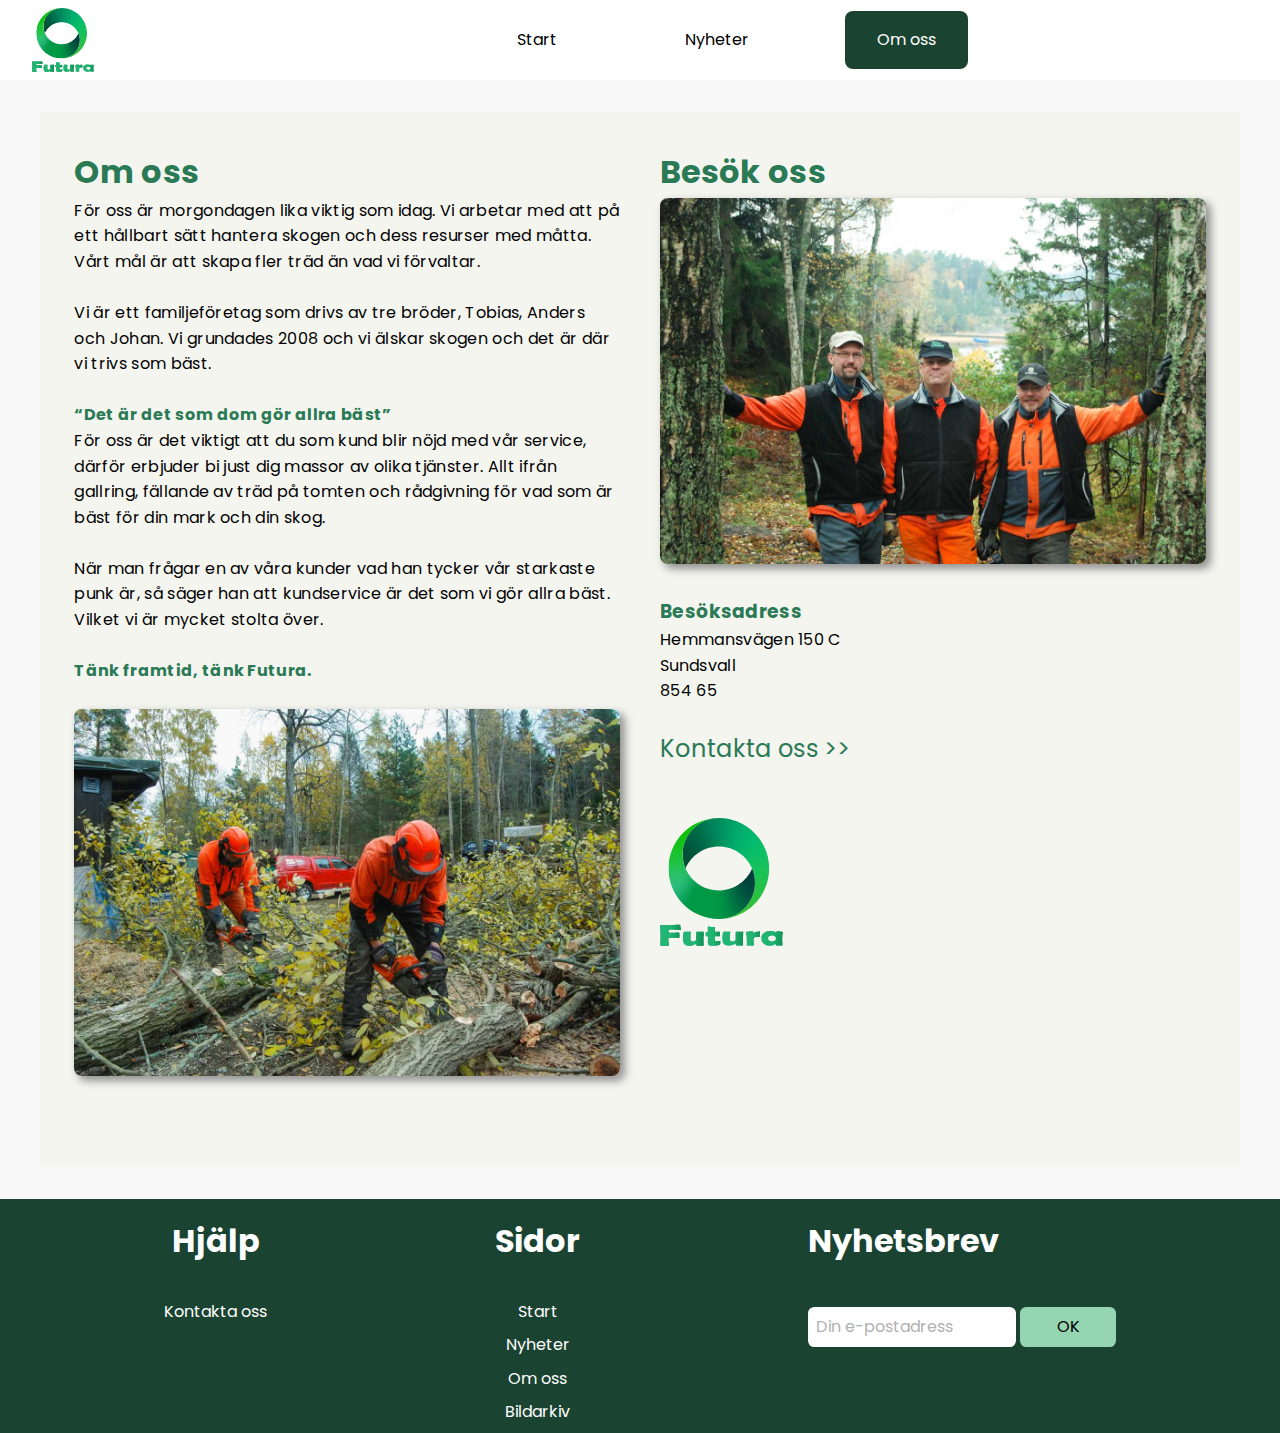
<file: about.html>
<!DOCTYPE html>
<html lang="sv">

<head>
    <meta charset="UTF-8">
    <meta http-equiv="X-UA-Compatible" content="IE=edge">
    <meta name="viewport" content="width=device-width, initial-scale=1.0">
    <link href="https://fonts.googleapis.com/css2?family=Montserrat:wght@400;600;700&family=Poppins:wght@400;600;700&display=swap" rel="stylesheet">
    <link rel="stylesheet" href="css/main.css">
    <link rel="icon" type="image/png" sizes="32x32" href="/favicon/favicon-32x32.png">
    <link rel="icon" type="image/png" sizes="16x16" href="/favicon/favicon-16x16.png">
    <link rel="apple-touch-icon" sizes="180x180" href="/favicon/apple-touch-icon.png">
    <title>Futura AB - Om oss</title>
</head>

<body>
    <header>
        <nav class="navbar">
            <img src="./static/logo_text.svg" alt="Futura">
            <!--Toggle btn, hamburger-->
            <div class="toggle-button">
                <span class="bar"></span>
                <span class="bar"></span>
                <span class="bar"></span>
            </div>
            <!--navbar links-->
            <div class="navbar-links">
                <ul>
                    <!--class current, to highlight location in navbar-->
                    <li><a href="index.html">Start</a></li>
                    <li><a href="news.html">Nyheter</a></li>
                    <li><a href="about.html">Om oss</a></li>
                </ul>
            </div>
        </nav>
    </header>
    <main>
        <div class="flexbox-container">
            <div class="flexbox-item">
                <section>
                    <h1>Om oss</h1>
                    <p>För oss är morgondagen lika viktig som idag. Vi arbetar med att på ett hållbart sätt hantera skogen och dess resurser med måtta. Vårt mål är att skapa fler träd än vad vi förvaltar.</p><br>

                    <p>Vi är ett familjeföretag som drivs av tre bröder, Tobias, Anders och Johan. Vi grundades 2008 och vi älskar skogen och det är där vi trivs som bäst.</p><br>
                    <span>“Det är det som dom gör allra bäst”</span><br>
                    <p>För oss är det viktigt att du som kund blir nöjd med vår service, därför erbjuder bi just dig massor av olika tjänster. Allt ifrån gallring, fällande av träd på tomten och rådgivning för vad som är bäst för din mark och din skog.</p><br>
                    <p>När man frågar en av våra kunder vad han tycker vår starkaste punk är, så säger han att kundservice är det som vi gör allra bäst. Vilket vi är mycket stolta över.</p>
                    <br>

                    <p><span>Tänk framtid, tänk Futura.</span></p><br>
                </section>
                <div class="img-container">
                    <img src="/images/two_cutting.jpg" alt="Gruppbild på Tobias, Anders och Johan ute i skogen.">
                </div>

            </div>
            <div class="flexbox-item">
                <section>
                    <h2>Besök oss</h2>
                    <div class="img-container">
                        <img src="/images/group_pic.jpg" alt="Gruppbild på Tobias, Anders och Johan ute i skogen.">
                    </div><br>
                    <h3><span>Besöksadress</span></h3>
                    <p>Hemmansvägen 150 C</p>
                    <p>Sundsvall</p>
                    <p>854 65</p>
                    <br>
                    <div class="styled-href">
                        <a href="contact.html">Kontakta oss >></a>
                    </div><br>
                    <div class="img-logo-text">
                        <img src="./static/logo_text.svg" alt="Futura">
                    </div>
                </section>
            </div>
        </div>
    </main>
    <!--Footer-->
    <footer>
        <div class="footer-container">
            <div class="footer">
                <div class="footer-heading footer-1">
                    <h2>Hjälp</h2>
                    <a href="contact.html">Kontakta oss</a>

                </div>
                <div class="footer-heading footer-2">
                    <h2>Sidor</h2>
                    <a href="index.html">Start</a>
                    <a href="news.html">Nyheter</a>
                    <a href="about.html">Om oss</a>
                    <a href="gallery.html">Bildarkiv</a>
                </div>
                <div class="footer-email-form">
                    <h2>Nyhetsbrev</h2>
                    <form>
                        <label class="empty" for="footer-email">x</label>
                        <input type="email" placeholder="Din e-postadress" id="footer-email">
                        <label class="empty" for="footer-email-btn">x</label>
                        <input type="submit" value="OK" id="footer-email-btn">
                    </form>
                </div>
            </div>
        </div>
    </footer>
    <script src="/javascript/main.js"></script>
</body>

</html>
</file>
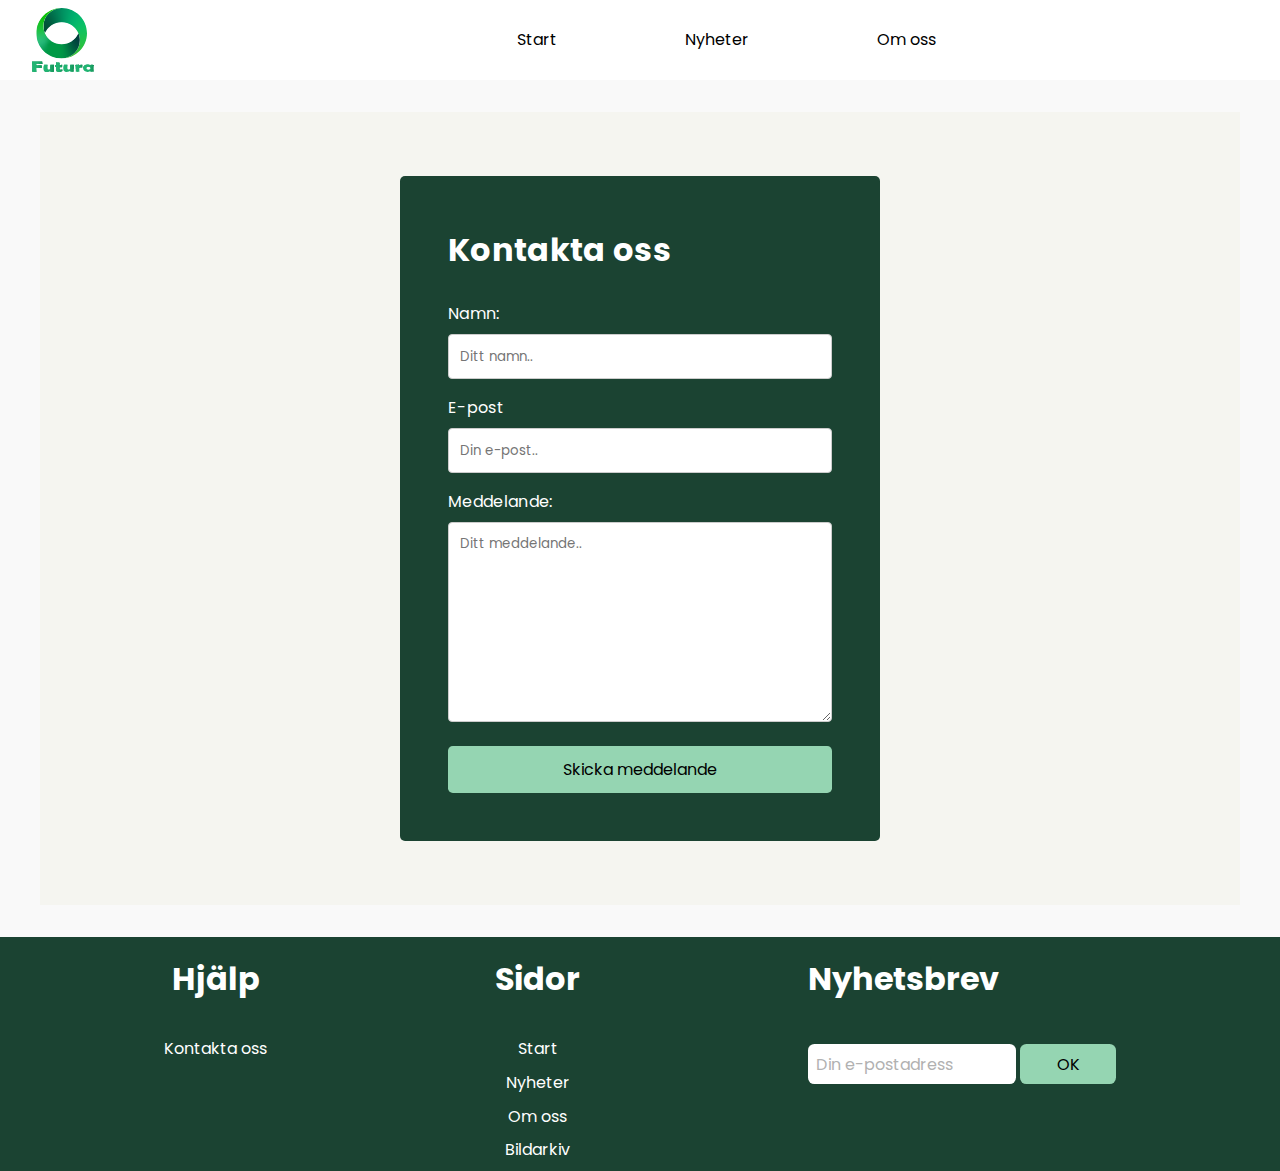
<file: contact.html>
<!DOCTYPE html>
<html lang="sv">

<head>
    <meta charset="UTF-8">
    <meta http-equiv="X-UA-Compatible" content="IE=edge">
    <meta name="viewport" content="width=device-width, initial-scale=1.0">
    <link href="https://fonts.googleapis.com/css2?family=Montserrat:wght@400;600;700&family=Poppins:wght@400;600;700&display=swap" rel="stylesheet">
    <link rel="stylesheet" href="css/main.css">
    <link rel="icon" type="image/png" sizes="32x32" href="/favicon/favicon-32x32.png">
    <link rel="icon" type="image/png" sizes="16x16" href="/favicon/favicon-16x16.png">
    <link rel="apple-touch-icon" sizes="180x180" href="/favicon/apple-touch-icon.png">
    <title>Futura AB Kontakt</title>
</head>

<body>
    <header>
        <nav class="navbar">
            <img src="./static/logo_text.svg" alt="Futura">
            <!--Toggle btn, hamburger-->
            <div class="toggle-button">
                <span class="bar"></span>
                <span class="bar"></span>
                <span class="bar"></span>
            </div>
            <!--navbar links-->
            <div class="navbar-links">
                <ul>
                    <!--class current, to highlight location in navbar-->
                    <li><a href="index.html">Start</a></li>
                    <li><a href="news.html">Nyheter</a></li>
                    <li><a href="about.html">Om oss</a></li>
                </ul>
            </div>
        </nav>
    </header>
    <main>
        <div class="form">
            <h1>Kontakta oss</h1><br>
            <form action="contact.html">
                <label for="fname">Namn:</label>
                <input type="text" id="fname" name="firstname" placeholder="Ditt namn..">

                <label for="email">E-post</label>
                <input type="email" id="email" name="email" placeholder="Din e-post..">

                <label for="msg">Meddelande:</label>
                <textarea id="msg" name="msg" placeholder="Ditt meddelande.." style="height:200px"></textarea>
                <input type="submit" value="Skicka meddelande">
            </form>
        </div>
    </main>
    <!--Footer-->
    <footer>
        <div class="footer-container">
            <div class="footer">
                <div class="footer-heading footer-1">
                    <h2>Hjälp</h2>
                    <a href="contact.html">Kontakta oss</a>
                </div>
                <div class="footer-heading footer-2">
                    <h2>Sidor</h2>
                    <a href="index.html">Start</a>
                    <a href="news.html">Nyheter</a>
                    <a href="about.html">Om oss</a>
                    <a href="gallery.html">Bildarkiv</a>
                </div>
                <div class="footer-email-form">
                    <h2>Nyhetsbrev</h2>
                    <form>
                        <label class="empty" for="footer-email">x</label>
                        <input type="email" placeholder="Din e-postadress" id="footer-email">
                        <label class="empty" for="footer-email-btn">x</label>
                        <input type="submit" value="OK" id="footer-email-btn">
                    </form>
                </div>
            </div>
        </div>
    </footer>
    <script src="/javascript/main.js"></script>
</body>

</html>
</file>
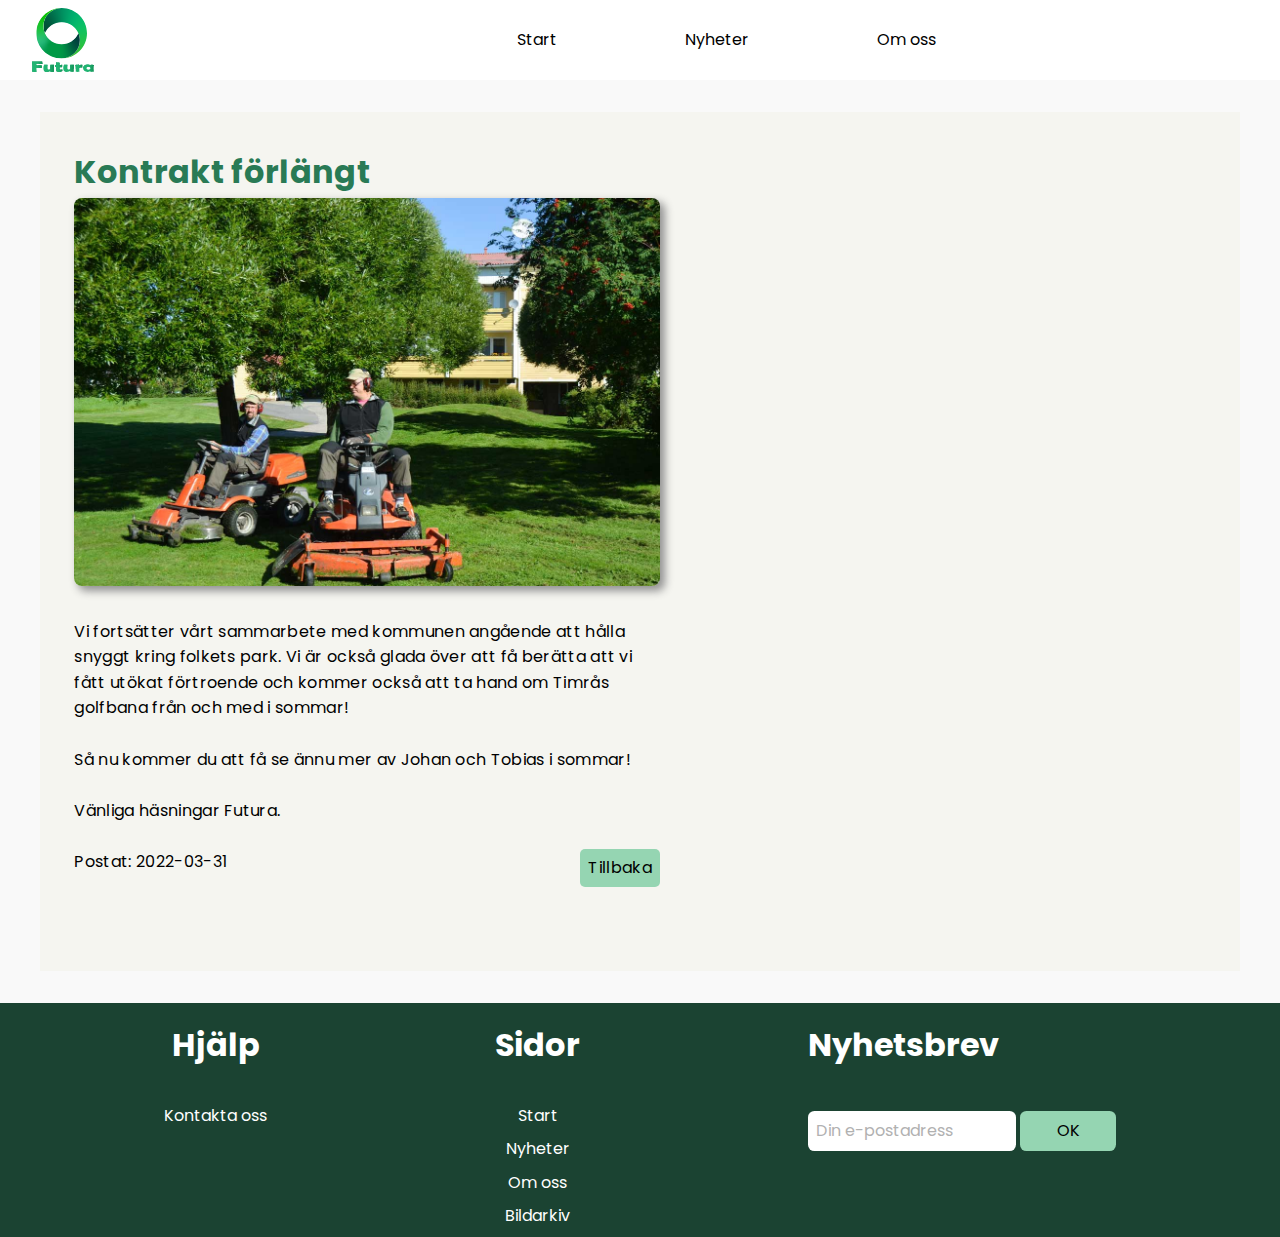
<file: detailsnews.html>
<!DOCTYPE html>
<html lang="sv">

<head>
    <meta charset="UTF-8">
    <meta http-equiv="X-UA-Compatible" content="IE=edge">
    <meta name="viewport" content="width=device-width, initial-scale=1.0">
    <link href="https://fonts.googleapis.com/css2?family=Montserrat:wght@400;600;700&family=Poppins:wght@400;600;700&display=swap" rel="stylesheet">
    <link rel="stylesheet" href="css/main.css">
    <link rel="icon" type="image/png" sizes="32x32" href="/favicon/favicon-32x32.png">
    <link rel="icon" type="image/png" sizes="16x16" href="/favicon/favicon-16x16.png">
    <link rel="apple-touch-icon" sizes="180x180" href="/favicon/apple-touch-icon.png">
    <title>Futura AB - "Kontrakt förlängt" </title>
</head>

<body>
    <header>
        <nav class="navbar">
            <img src="./static/logo_text.svg" alt="Futura">
            <!--Toggle btn, hamburger-->
            <div class="toggle-button">
                <span class="bar"></span>
                <span class="bar"></span>
                <span class="bar"></span>
            </div>
            <!--navbar links-->
            <div class="navbar-links">
                <ul>
                    <!--class current, to highlight location in navbar-->
                    <li><a href="index.html">Start</a></li>
                    <li><a href="news.html">Nyheter</a></li>
                    <li><a href="about.html">Om oss</a></li>
                </ul>
            </div>
        </nav>
    </header>
    <main>
        <div class="flexbox-container">
            <div class="flexbox-item">
                <section>
                    <h2>Kontrakt förlängt</h2>
                    <div class="img-container news">
                        <img src="images/lawnmoving.jpg" alt="Klipper gräset med åkergräsklippare">
                    </div><br>
                    <p>Vi fortsätter vårt sammarbete med kommunen angående att hålla snyggt kring folkets park. Vi är också glada över att få berätta att vi fått utökat förtroende och kommer också att ta hand om Timrås golfbana från och med i sommar!</p><br>
                    <p>Så nu kommer du att få se ännu mer av Johan och Tobias i sommar!</p><br>
                    <p>Vänliga häsningar Futura.</p>
                    <br>
                    <section class="readmore_backBtn">
                        <h2 class="empty">x</h2>
                        <p>Postat: 2022-03-31 <a href="news.html">Tillbaka</a></p>
                    </section>
                </section>
            </div>

        </div>

    </main>
    <!--Footer-->
    <footer>
        <div class="footer-container">
            <div class="footer">
                <div class="footer-heading footer-1">
                    <h2>Hjälp</h2>
                    <a href="contact.html">Kontakta oss</a>

                </div>
                <div class="footer-heading footer-2">
                    <h2>Sidor</h2>
                    <a href="index.html">Start</a>
                    <a href="news.html">Nyheter</a>
                    <a href="about.html">Om oss</a>
                    <a href="gallery.html">Bildarkiv</a>
                </div>
                <div class="footer-email-form">
                    <h2>Nyhetsbrev</h2>
                    <form>
                        <label class="empty" for="footer-email">x</label>
                        <input type="email" placeholder="Din e-postadress" id="footer-email">
                        <label class="empty" for="footer-email-btn">x</label>
                        <input type="submit" value="OK" id="footer-email-btn">
                    </form>
                </div>
            </div>
        </div>
    </footer>
    <script src="/javascript/main.js"></script>
</body>

</html>
</file>
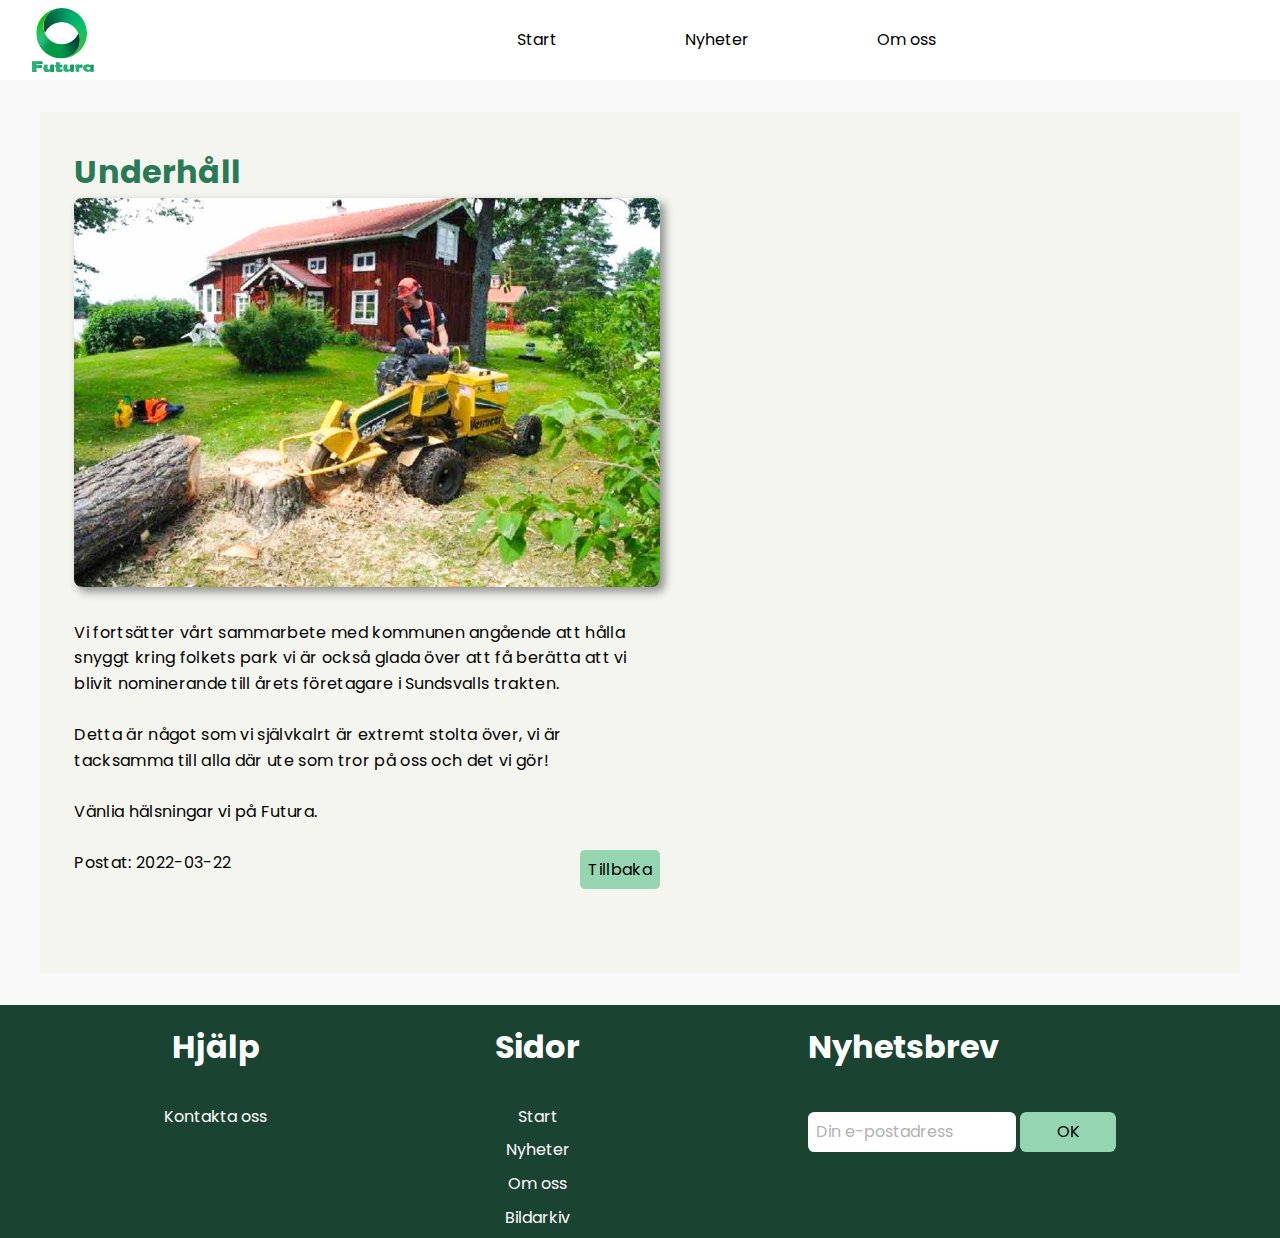
<file: detailsnews1.html>
<!DOCTYPE html>
<html lang="sv">

<head>
    <meta charset="UTF-8">
    <meta http-equiv="X-UA-Compatible" content="IE=edge">
    <meta name="viewport" content="width=device-width, initial-scale=1.0">
    <link href="https://fonts.googleapis.com/css2?family=Montserrat:wght@400;600;700&family=Poppins:wght@400;600;700&display=swap" rel="stylesheet">
    <link rel="stylesheet" href="css/main.css">
    <link rel="icon" type="image/png" sizes="32x32" href="/favicon/favicon-32x32.png">
    <link rel="icon" type="image/png" sizes="16x16" href="/favicon/favicon-16x16.png">
    <link rel="apple-touch-icon" sizes="180x180" href="/favicon/apple-touch-icon.png">
    <title>Futura AB - "Underhåll" </title>
</head>

<body>
    <header>
        <nav class="navbar">
            <img src="./static/logo_text.svg" alt="Futura">
            <!--Toggle btn, hamburger-->
            <div class="toggle-button">
                <span class="bar"></span>
                <span class="bar"></span>
                <span class="bar"></span>
            </div>
            <!--navbar links-->
            <div class="navbar-links">
                <ul>
                    <!--class current, to highlight location in navbar-->
                    <li><a href="index.html">Start</a></li>
                    <li><a href="news.html">Nyheter</a></li>
                    <li><a href="about.html">Om oss</a></li>
                </ul>
            </div>
        </nav>
    </header>
    <main>
        <div class="flexbox-container">
            <div class="flexbox-item">
                <section>
                    <h2>Underhåll</h2>
                    <div class="img-container news">
                        <img src="images/stubbfrasning.jpg" alt="Stubbfräsning med en gul maskin, Johan kör">
                    </div><br>
                    <p>
                        Vi fortsätter vårt sammarbete med kommunen angående att hålla snyggt kring folkets park vi är också glada över att få berätta att vi blivit nominerande till årets företagare i Sundsvalls trakten.
                    </p><br>
                    <p>Detta är något som vi självkalrt är extremt stolta över, vi är tacksamma till alla där ute som tror på oss och det vi gör!</p>
                    <br>
                    <p>Vänlia hälsningar vi på Futura.</p>
                    <br>
                </section>
                <section class="readmore_backBtn">
                    <h2 class="empty">x</h2>
                    <p>Postat: 2022-03-22 <a href="news.html">Tillbaka</a></p>
                </section>
            </div>


        </div>

    </main>
    <!--Footer-->
    <footer>
        <div class="footer-container">
            <div class="footer">
                <div class="footer-heading footer-1">
                    <h2>Hjälp</h2>
                    <a href="contact.html">Kontakta oss</a>

                </div>
                <div class="footer-heading footer-2">
                    <h2>Sidor</h2>
                    <a href="index.html">Start</a>
                    <a href="news.html">Nyheter</a>
                    <a href="about.html">Om oss</a>
                    <a href="gallery.html">Bildarkiv</a>
                </div>
                <div class="footer-email-form">
                    <h2>Nyhetsbrev</h2>
                    <form>
                        <label class="empty" for="footer-email">x</label>
                        <input type="email" placeholder="Din e-postadress" id="footer-email">
                        <label class="empty" for="footer-email-btn">x</label>
                        <input type="submit" value="OK" id="footer-email-btn">
                    </form>
                </div>
            </div>
        </div>
    </footer>
    <script src="/javascript/main.js"></script>
</body>

</html>
</file>
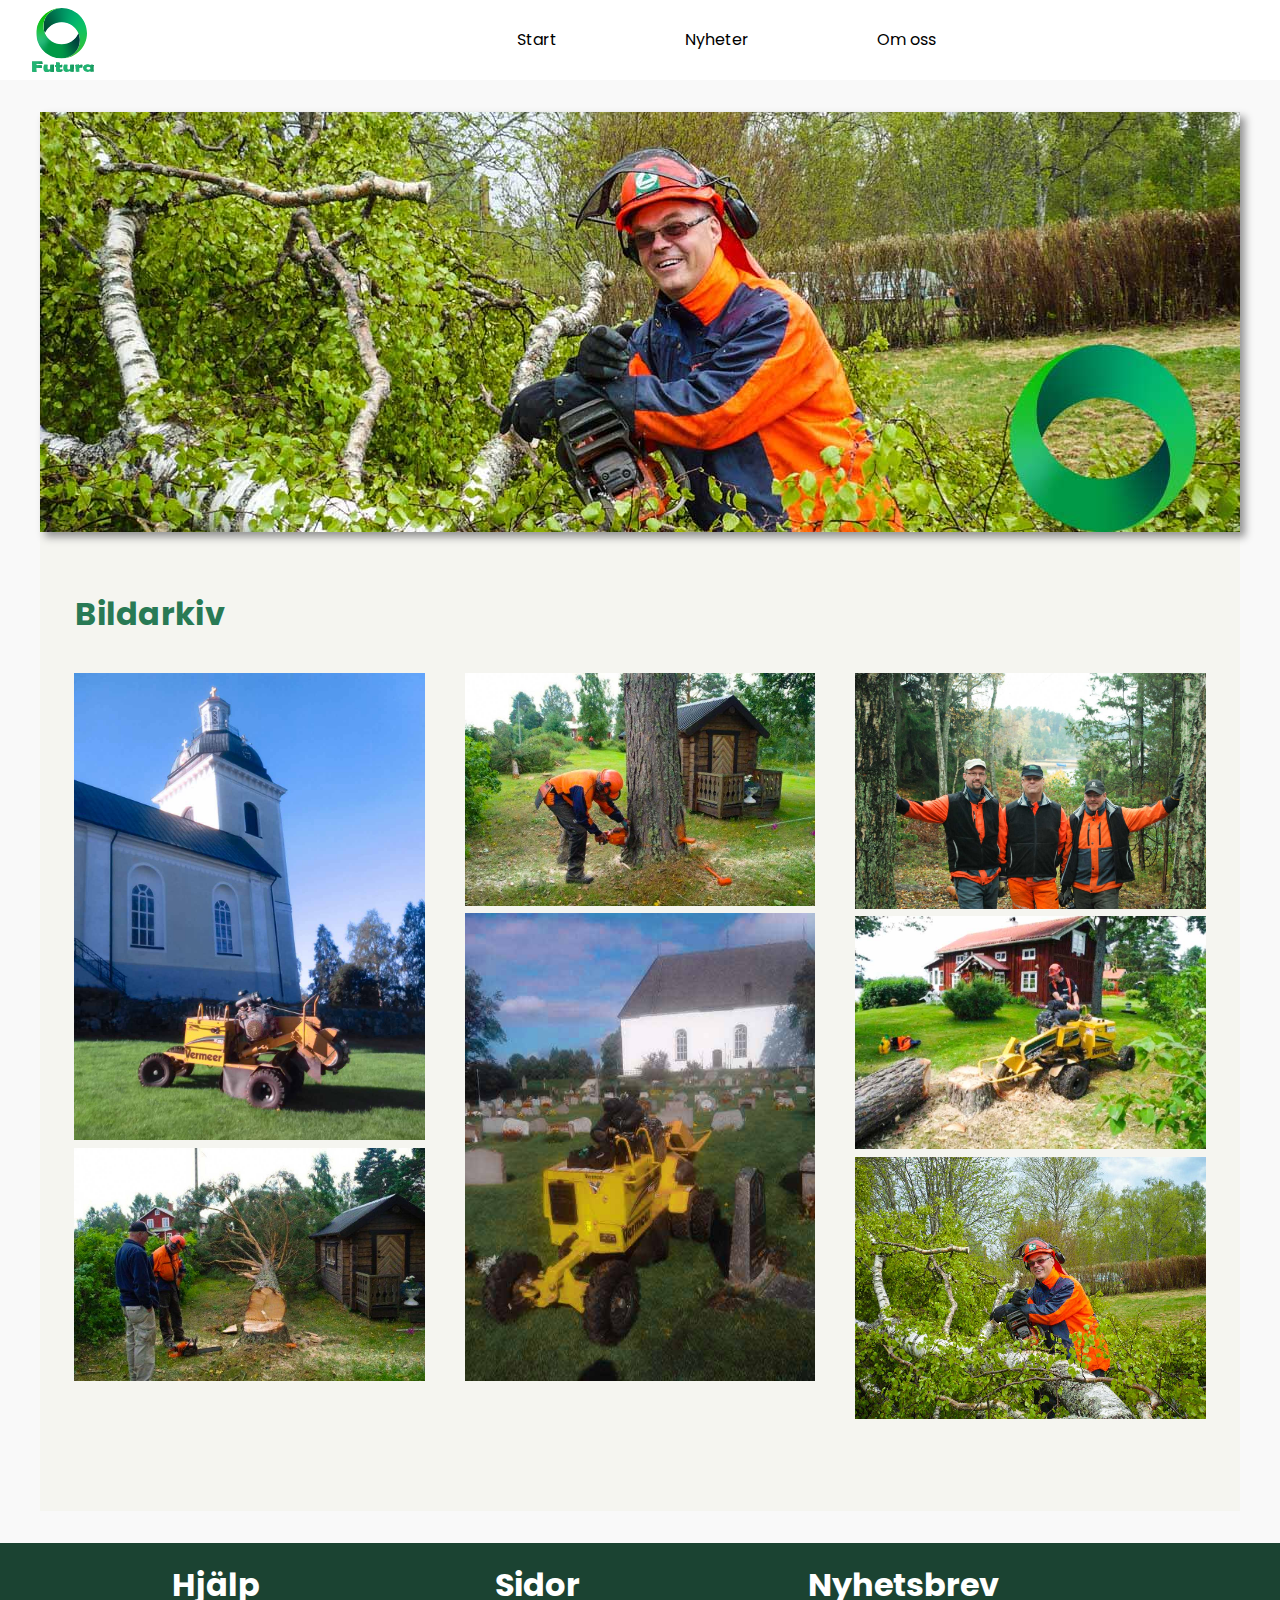
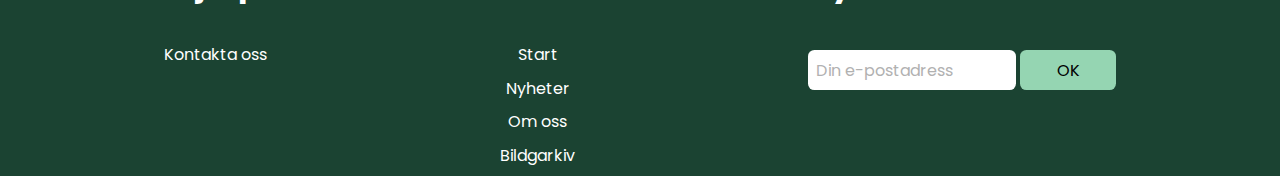
<file: gallery.html>
<!DOCTYPE html>
<html lang="sv">

<head>
    <meta charset="UTF-8">
    <meta http-equiv="X-UA-Compatible" content="IE=edge">
    <meta name="viewport" content="width=device-width, initial-scale=1.0">
    <link href="https://fonts.googleapis.com/css2?family=Montserrat:wght@400;600;700&family=Poppins:wght@400;600;700&display=swap" rel="stylesheet">
    <link rel="stylesheet" href="css/main.css">
    <link rel="apple-touch-icon" sizes="180x180" href="/apple-touch-icon.png">
    <link rel="icon" type="image/png" sizes="32x32" href="/favicon/favicon-32x32.png">
    <link rel="icon" type="image/png" sizes="16x16" href="/favicon/favicon-16x16.png">
    <link rel="apple-touch-icon" sizes="180x180" href="/favicon/apple-touch-icon.png">
    <title>Futura AB - Bildarkiv</title>
</head>

<body>
    <header>
        <nav class="navbar">
            <img src="./static/logo_text.svg" alt="Futura">
            <!--Toggle btn, hamburger-->
            <div class="toggle-button">
                <span class="bar"></span>
                <span class="bar"></span>
                <span class="bar"></span>
            </div>
            <!--navbar links-->
            <div class="navbar-links">
                <ul>
                    <!--class current, to highlight location in navbar-->
                    <li><a href="index.html">Start</a></li>
                    <li><a href="news.html">Nyheter</a></li>
                    <li><a href="about.html">Om oss</a></li>
                </ul>
            </div>
        </nav>
    </header>
    <main>
        <div class="header-img-container">
            <img src="/images/image_slider3_logo.jpg" alt="Johan arbetar med motorsåg på en björk.">
        </div>
        <div class="news-header-container">
            <h1>Bildarkiv</h1>
        </div>
        <div class="flexbox-container">
            <div class="flexbox-item">
                <div class="img-container-gallery">
                    <img src="images/church_backg.jpg">
                </div>
                <div class="img-container-gallery">
                    <img src="images/fallen_tree.jpg">
                </div>
            </div>

            <div class="flexbox-item">
                <div class="img-container-gallery">
                    <img src="images/work_cutting.jpg">
                </div>
                <div class="img-container-gallery">
                    <img src="images/yellowmachine.jpg">
                </div>
            </div>

            <div class="flexbox-item">
                <div class="img-container-gallery">
                    <img src="images/group_pic.jpg">
                </div>
                <div class="img-container-gallery">
                    <img src="images/stubbfrasning.jpg">
                </div>
                <div class="img-container-gallery">
                    <img src="images/tree_man.jpg">
                </div>
            </div>
        </div>

    </main>
    <!--Footer-->
    <footer>
        <div class="footer-container">
            <div class="footer">
                <div class="footer-heading footer-1">
                    <h2>Hjälp</h2>
                    <a href="contact.html">Kontakta oss</a>

                </div>
                <div class="footer-heading footer-2">
                    <h2>Sidor</h2>
                    <a href="index.html">Start</a>
                    <a href="news.html">Nyheter</a>
                    <a href="about.html">Om oss</a>
                    <a href="gallery.html">Bildgarkiv</a>
                </div>
                <div class="footer-email-form">
                    <h2>Nyhetsbrev</h2>
                    <form>
                        <label class="empty" for="footer-email">x</label>
                        <input type="email" placeholder="Din e-postadress" id="footer-email">
                        <label class="empty" for="footer-email-btn">x</label>
                        <input type="submit" value="OK" id="footer-email-btn">
                    </form>
                </div>
            </div>
        </div>
    </footer>
    <script src="/javascript/main.js"></script>
</body>

</html>
</file>
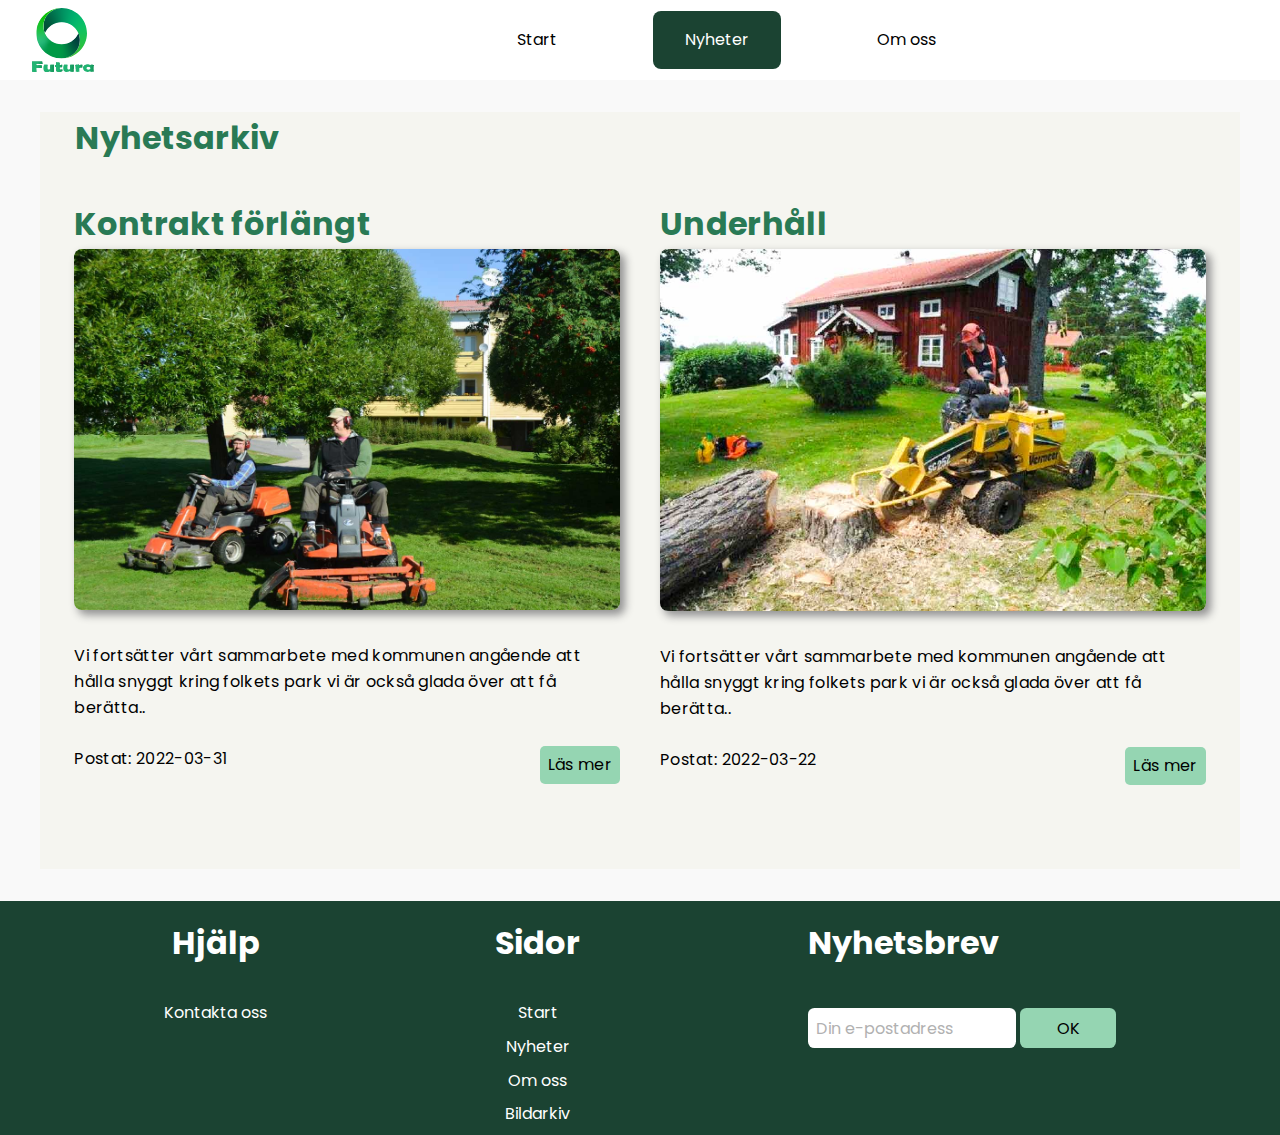
<file: news.html>
<!DOCTYPE html>
<html lang="sv">

<head>
    <meta charset="UTF-8">
    <meta http-equiv="X-UA-Compatible" content="IE=edge">
    <meta name="viewport" content="width=device-width, initial-scale=1.0">
    <link href="https://fonts.googleapis.com/css2?family=Montserrat:wght@400;600;700&family=Poppins:wght@400;600;700&display=swap" rel="stylesheet">
    <link rel="stylesheet" href="css/main.css">
    <link rel="icon" type="image/png" sizes="32x32" href="/favicon/favicon-32x32.png">
    <link rel="icon" type="image/png" sizes="16x16" href="/favicon/favicon-16x16.png">
    <link rel="apple-touch-icon" sizes="180x180" href="/favicon/apple-touch-icon.png">
    <title>Futura AB Nyheter</title>
</head>

<body>
    <header>
        <nav class="navbar">
            <img src="./static/logo_text.svg" alt="Futura">
            <!--Toggle btn, hamburger-->
            <div class="toggle-button">
                <span class="bar"></span>
                <span class="bar"></span>
                <span class="bar"></span>
            </div>
            <!--navbar links-->
            <div class="navbar-links">
                <ul>
                    <!--class current, to highlight location in navbar-->
                    <li><a href="index.html">Start</a></li>
                    <li><a href="news.html">Nyheter</a></li>
                    <li><a href="about.html">Om oss</a></li>
                </ul>
            </div>
        </nav>
    </header>
    <main>
        <div class="news-header-container">
            <h1>Nyhetsarkiv</h1>
        </div>
        <div class="flexbox-container">
            <div class="flexbox-item">
                <section>
                    <h2>Kontrakt förlängt</h2>
                    <div class="img-container news">
                        <img src="images/lawnmoving.jpg" alt="Klipper gräset med åkergräsklippare">
                    </div><br>
                    <p>
                        Vi fortsätter vårt sammarbete med kommunen angående att hålla snyggt kring folkets park vi är också glada över att få berätta..
                    </p><br>
                    <section class="readmore_backBtn">
                        <h2 class="empty">x</h2>
                        <p>Postat: 2022-03-31 <a href="detailsnews.html">Läs mer</a></p>
                    </section>
                </section>
            </div>
            <div class="flexbox-item">
                <section>
                    <h2>Underhåll</h2>
                    <div class="img-container news">
                        <img src="images/stubbfrasning.jpg" alt="Stubbfräsning med en gul maskin, Johan kör">
                    </div><br>
                    <p>
                        Vi fortsätter vårt sammarbete med kommunen angående att hålla snyggt kring folkets park vi är också glada över att få berätta..
                    </p><br>
                </section>
                <section class="readmore_backBtn">
                    <h2 class="empty">x</h2>
                    <p>Postat: 2022-03-22 <a href="detailsnews1.html">Läs mer</a></p>
                </section>
            </div>
        </div>
    </main>
    <!--Footer-->
    <footer>
        <div class="footer-container">
            <div class="footer">
                <div class="footer-heading footer-1">
                    <h2>Hjälp</h2>
                    <a href="contact.html">Kontakta oss</a>

                </div>
                <div class="footer-heading footer-2">
                    <h2>Sidor</h2>
                    <a href="index.html">Start</a>
                    <a href="news.html">Nyheter</a>
                    <a href="about.html">Om oss</a>
                    <a href="gallery.html">Bildarkiv</a>
                </div>
                <div class="footer-email-form">
                    <h2>Nyhetsbrev</h2>
                    <form>
                        <label class="empty" for="footer-email">x</label>
                        <input type="email" placeholder="Din e-postadress" id="footer-email">
                        <label class="empty" for="footer-email-btn">x</label>
                        <input type="submit" value="OK" id="footer-email-btn">
                    </form>
                </div>
            </div>
        </div>
    </footer>
    <script src="/javascript/main.js"></script>
</body>

</html>
</file>
<file: css/main.css>
* {
    box-sizing: border-box;
    padding: 0;
    margin: 0 auto;
    font-family: 'Poppins', sans-serif;
}

body {
    /* color of the body*/
    line-height: 1.6;
    display: flex;
    flex-direction: column;
    min-height: 100vh;
    background-color: #f9f9f9;
}

main {
    /* backg-color of main content*/
    background-color: #f5f5f0;
    /* max-width of content area*/
    max-width: 1200px;
    /* margin/padding to give air to the page and margin to nav/footer elements*/
    margin-bottom: 2rem;
    margin-top: 2rem;
    /* line height for page*/
    line-height: 1.6;
    /* letter spacing, to give minimal air between letters*/
    letter-spacing: .02rem;
    flex: 1;
}

header,
main,
footer {
    width: 100%;
}

h1,
h2 {
    font-size: 2rem;
    color: #297A55;
}

.navbar img {
    max-width: 4rem;
    max-height: 4rem;
    margin: .5rem 1rem .5rem 2rem;
}


/* navbar styling starts here*/

.navbar {
    display: flex;
    position: relative;
    align-items: center;
    border-color: black;
    background-color: white;
    color: black;
    width: 100%;
}

.navbar-links ul {
    margin: 0;
    padding: 0;
    display: flex;
}

.navbar-links li {
    list-style: none;
    margin-left: 4rem;
}

.navbar-links .active {
    color: white;
    border-radius: 8px;
    background-color: #1B4332;
}

.navbar-links li a {
    text-decoration: none;
    color: black;
    padding: 1rem 2rem 1rem 2rem;
    display: block;
}

.navbar-links li a:hover {
    color: white;
    border-radius: 8px;
    background-color: #1B4332;
    transition: all 0.4s ease-out;
}


/* hamburger button*/

.toggle-button {
    position: absolute;
    top: 1.5rem;
    right: 1rem;
    display: none;
    flex-direction: column;
    justify-content: space-between;
    width: 2.3rem;
    height: 1.7rem;
}

.toggle-button .bar {
    height: .24rem;
    width: 100%;
    background-color: #297A55;
    border-radius: 0.625rem;
}


/* end of navbar*/


/*containers*/

.flexbox-container {
    display: flex;
    flex-direction: row;
    width: 100%;
    padding: .9rem .9rem 4rem .9rem;
}

.flexbox-item {
    width: 50%;
    margin: 20px;
}

.news-header-container h1 {
    margin-left: 2.2rem;
}


/* img containers*/

.header-img-container img {
    width: 100%;
    margin-bottom: 3rem;
    box-shadow: .3rem .3rem .5rem rgb(146, 146, 146);
}

.img-logo-text img {
    max-height: 8rem;
    margin-top: 1.5rem;
}

.img-container img {
    width: 100%;
    box-shadow: .3rem .3rem .5rem rgb(146, 146, 146);
    border-radius: .5rem;
}

.img-container-gallery img {
    width: 100%;
}


/* class to hide elements*/

.empty {
    display: none;
}

.styled-href a {
    text-decoration: none;
    font-size: 1.5rem;
    color: #297A55;
}

.styled-href a:hover {
    font-weight: bolder;
    text-decoration: underline;
}


/* readmore "button" ahref*/

.readmore_backBtn a {
    float: right;
    text-decoration: none;
    color: black;
    padding: .4rem .5rem .4rem .5rem;
    background-color: #95D5B2;
    border-radius: 5px;
}

span {
    color: #297A55;
    font-weight: bold;
}


/* styled section*/

.readmore_backBtn a:hover {
    background-color: #00d354;
    transition: 0.3s ease-out;
}


/* contact form */

.form {
    margin-top: 4rem;
    margin-bottom: 4rem;
    background-color: #1B4332;
    color: white;
    padding: 3rem;
    max-width: 30rem;
    border-radius: 5px;
}

.form h1 {
    color: white;
}

.form input[type=text],
[type=email],
textarea {
    width: 100%;
    padding: .7rem;
    border: 1px solid #ccc;
    border-radius: 4px;
    box-sizing: border-box;
    margin-top: .5rem;
    margin-bottom: 1rem;
    resize: vertical;
}

.form input[type=submit] {
    background-color: #95D5B2;
    color: rgb(0, 0, 0);
    padding: 0.7rem 1.2rem;
    border: none;
    font-size: 1rem;
    border-radius: .3rem;
    cursor: pointer;
    width: 100%;
}

.form input[type=submit]:hover {
    background-color: #00d354;
    transition: 0.3s ease-out;
}


/* footer-content styling*/

.footer {
    width: 100%;
    min-height: 20vh;
    color: white;
    display: flex;
    justify-content: center;
    flex-wrap: wrap;
    margin: 0 auto;
    background-color: #1B4332;
}


/* headings of the footer, titles*/

.footer-heading {
    display: flex;
    margin-right: 4rem;
    flex-direction: column;
}

.footer-heading h2 {
    margin-top: 1rem;
    margin-bottom: 2rem;
    color: white;
}

.footer-email-form h2 {
    margin-top: 1rem;
    margin-bottom: 2rem;
    color: white;
}


/* links in footer, styling*/

.footer-heading a {
    color: #fff;
    text-decoration: none;
    margin-bottom: .5rem;
}


/* hoover effect for footer a links*/

.footer-heading a:hover {
    border-bottom: solid white 1px;
    transition: 0.3s ease-out;
}


/* styling for the text-input field sign up*/

#footer-email {
    width: 13rem;
    height: 2.5rem;
    border-radius: 0.4rem;
    outline: none;
    border: none;
    padding-left: .5rem;
    font-size: 1rem;
    margin-bottom: 1rem;
}


/* placeholder color of the input field*/

#footer-email::placeholder {
    color: #b1b1b1;
}


/* btn for signing up, footer*/

#footer-email-btn {
    width: 6rem;
    height: 2.5rem;
    border-radius: 0.4rem;
    background-color: #95D5B2;
    outline: none;
    border: none;
    color: rgb(0, 0, 0);
    font-size: 1rem;
}


/* hoover effect of sign up btn*/

#footer-email-btn:hover {
    background-color: #00d354;
    transition: all 0.4s ease-out;
    cursor: pointer;
    color: white;
}


/* breaking point, styles below goes to action when screen is 910px or lower*/

@media only screen and (max-width: 767px) {
    /* Navbar styling, show toggle button (hamburger nav)*/
    .toggle-button {
        display: flex;
    }
    .navbar-links {
        display: none;
    }
    /* shift navbar to column from row*/
    .navbar {
        flex-direction: column;
        align-items: flex-start;
    }
    .navbar-links ul {
        flex-direction: column;
    }
    .navbar-links li {
        text-align: center;
        margin: 0;
    }
    /* set size to navbar text links*/
    .navbar-links li a {
        padding: .5rem 1rem;
    }
    .navbar-links.active {
        display: flex;
    }
    .flexbox-container {
        flex-direction: column;
    }
    .flexbox-item {
        width: 90%;
        margin-top: 0rem;
    }
    .form {
        margin: 2rem;
    }
}
</file>
